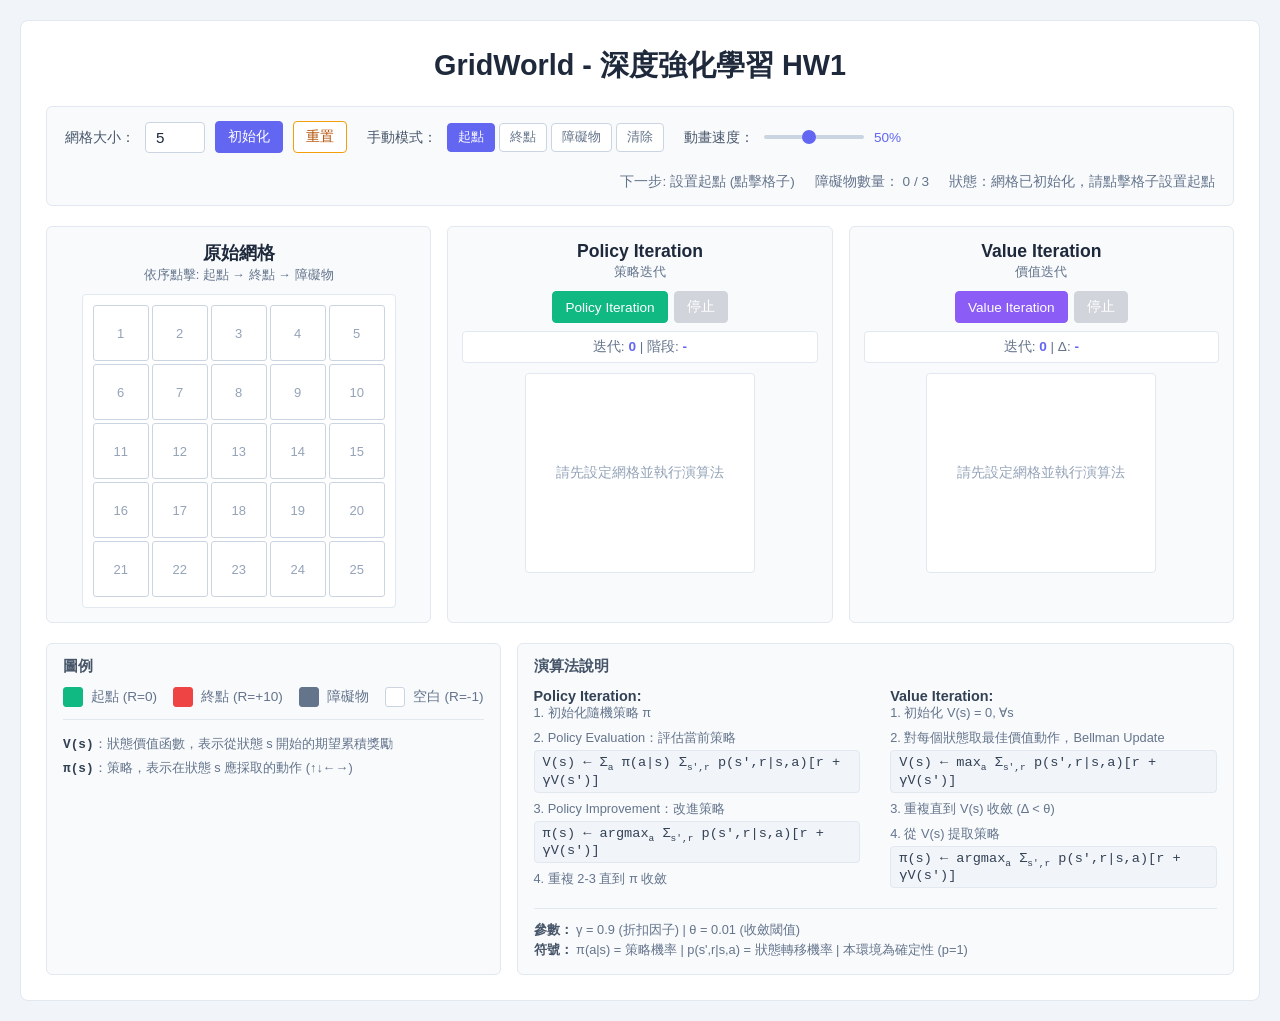
<file: index.html>
<!DOCTYPE html>
<html lang="zh-TW">

<head>
    <meta charset="UTF-8">
    <meta name="viewport" content="width=device-width, initial-scale=1.0">
    <title>GridWorld - 深度強化學習 HW1</title>
    <link rel="stylesheet" href="static/css/style.css">
</head>

<body>
    <div class="container">
        <h1>GridWorld - 深度強化學習 HW1</h1>

        <!-- 頂部控制區 -->
        <div class="top-controls">
            <div class="control-group">
                <label for="gridSize">網格大小：</label>
                <input type="number" id="gridSize" min="5" max="9" value="5">
                <button id="initBtn" class="btn btn-primary">初始化</button>
                <button id="resetBtn" class="btn btn-warning">重置</button>
            </div>
            <div class="control-group">
                <label>手動模式：</label>
                <div class="mode-buttons">
                    <button id="startModeBtn" class="btn mode-btn">起點</button>
                    <button id="endModeBtn" class="btn mode-btn">終點</button>
                    <button id="obstacleModeBtn" class="btn mode-btn">障礙物</button>
                    <button id="eraseModeBtn" class="btn mode-btn">清除</button>
                </div>
            </div>
            <div class="control-group">
                <label>動畫速度：</label>
                <input type="range" id="speedSlider" min="10" max="100" value="50">
                <span id="speedValue">50%</span>
            </div>
            <div class="status-group">
                <p id="modeInfo">模式：未選擇</p>
                <p id="obstacleCount">障礙物：0 / 0</p>
                <p id="statusInfo">請初始化網格</p>
            </div>
        </div>

        <!-- 三個 GridWorld 區域 -->
        <div class="grids-layout">
            <!-- 原始網格（設定用） -->
            <div class="grid-section">
                <div class="grid-header">
                    <h3>原始網格</h3>
                    <p class="grid-subtitle">依序點擊: 起點 → 終點 → 障礙物</p>
                </div>
                <div id="gridContainer" class="grid-container">
                    <!-- 網格將由 JavaScript 動態生成 -->
                </div>
            </div>

            <!-- Policy Iteration (HW1-2) -->
            <div class="grid-section">
                <div class="grid-header">
                    <h3>Policy Iteration</h3>
                    <p class="grid-subtitle">策略迭代</p>
                </div>
                <div class="algorithm-controls">
                    <button id="policyIterationBtn" class="btn btn-pi">Policy Iteration</button>
                    <button id="stopPiBtn" class="btn btn-danger" disabled>停止</button>
                </div>
                <div class="iteration-display">
                    <p id="piIterationInfo">迭代: <strong>0</strong> | 階段: <strong>-</strong></p>
                </div>
                <div id="piGridContainer" class="grid-container result-grid empty">
                    <div class="empty-grid-message">請先設定網格並執行演算法</div>
                </div>
            </div>

            <!-- Value Iteration (HW1-3) -->
            <div class="grid-section">
                <div class="grid-header">
                    <h3>Value Iteration</h3>
                    <p class="grid-subtitle">價值迭代</p>
                </div>
                <div class="algorithm-controls">
                    <button id="valueIterationBtn" class="btn btn-vi">Value Iteration</button>
                    <button id="stopViBtn" class="btn btn-danger" disabled>停止</button>
                </div>
                <div class="iteration-display">
                    <p id="viIterationInfo">迭代: <strong>0</strong> | Δ: <strong>-</strong></p>
                </div>
                <div id="viGridContainer" class="grid-container result-grid empty">
                    <div class="empty-grid-message">請先設定網格並執行演算法</div>
                </div>
            </div>
        </div>

        <!-- 圖例說明 -->
        <div class="bottom-info">
            <div class="legend">
                <h4>圖例</h4>
                <div class="legend-items">
                    <div class="legend-item">
                        <div class="legend-box start-cell"></div>
                        <span>起點 (R=0)</span>
                    </div>
                    <div class="legend-item">
                        <div class="legend-box end-cell"></div>
                        <span>終點 (R=+10)</span>
                    </div>
                    <div class="legend-item">
                        <div class="legend-box obstacle-cell"></div>
                        <span>障礙物</span>
                    </div>
                    <div class="legend-item">
                        <div class="legend-box normal-cell"></div>
                        <span>空白 (R=-1)</span>
                    </div>
                </div>
                <div class="legend-notation">
                    <p><strong>V(s)</strong>：狀態價值函數，表示從狀態 s 開始的期望累積獎勵</p>
                    <p><strong>π(s)</strong>：策略，表示在狀態 s 應採取的動作 (↑↓←→)</p>
                </div>
            </div>
            <div class="algorithm-info">
                <h4>演算法說明</h4>
                <div class="info-columns">
                    <div class="info-col">
                        <strong>Policy Iteration:</strong>
                        <div class="algo-step">
                            <span class="step-label">1. 初始化隨機策略 π</span>
                        </div>
                        <div class="algo-step">
                            <span class="step-label">2. Policy Evaluation：評估當前策略</span>
                            <div class="formula">V(s) ← Σ<sub>a</sub> π(a|s) Σ<sub>s',r</sub> p(s',r|s,a)[r + γV(s')]
                            </div>
                        </div>
                        <div class="algo-step">
                            <span class="step-label">3. Policy Improvement：改進策略</span>
                            <div class="formula">π(s) ← argmax<sub>a</sub> Σ<sub>s',r</sub> p(s',r|s,a)[r + γV(s')]
                            </div>
                        </div>
                        <div class="algo-step">
                            <span class="step-label">4. 重複 2-3 直到 π 收斂</span>
                        </div>
                    </div>
                    <div class="info-col">
                        <strong>Value Iteration:</strong>
                        <div class="algo-step">
                            <span class="step-label">1. 初始化 V(s) = 0, ∀s</span>
                        </div>
                        <div class="algo-step">
                            <span class="step-label">2. 對每個狀態取最佳價值動作，Bellman Update</span>
                            <div class="formula">V(s) ← max<sub>a</sub> Σ<sub>s',r</sub> p(s',r|s,a)[r + γV(s')]</div>
                        </div>
                        <div class="algo-step">
                            <span class="step-label">3. 重複直到 V(s) 收斂 (Δ < θ)</span>
                        </div>
                        <div class="algo-step">
                            <span class="step-label">4. 從 V(s) 提取策略</span>
                            <div class="formula">π(s) ← argmax<sub>a</sub> Σ<sub>s',r</sub> p(s',r|s,a)[r + γV(s')]
                            </div>
                        </div>
                    </div>
                </div>
                <div class="formula-note">
                    <p><strong>參數：</strong> γ = 0.9 (折扣因子) | θ = 0.01 (收斂閾值)</p>
                    <p><strong>符號：</strong> π(a|s) = 策略機率 | p(s',r|s,a) = 狀態轉移機率 | 本環境為確定性 (p=1)</p>
                </div>
            </div>
        </div>
    </div>

    <script src="static/js/main.js"></script>
</body>

</html>
</file>
<file: static/css/style.css>
* {
    margin: 0;
    padding: 0;
    box-sizing: border-box;
}

body {
    font-family: -apple-system, BlinkMacSystemFont, 'Inter', 'Segoe UI', sans-serif;
    background: #f1f5f9;
    min-height: 100vh;
    padding: 20px;
    color: #334155;
}

.container {
    max-width: 1600px;
    margin: 0 auto;
    background: white;
    padding: 25px;
    border-radius: 8px;
    border: 1px solid #e2e8f0;
}

h1 {
    text-align: center;
    color: #1e293b;
    margin-bottom: 20px;
    font-size: 1.8em;
    font-weight: 600;
}

h3 {
    color: #334155;
    margin-bottom: 8px;
    font-size: 1.1em;
    font-weight: 600;
}

h4 {
    color: #475569;
    margin-bottom: 10px;
    font-size: 0.95em;
    font-weight: 600;
}

/* ========== 頂部控制區 ========== */
.top-controls {
    display: flex;
    flex-wrap: wrap;
    gap: 20px;
    padding: 14px 18px;
    background: #f8fafc;
    border-radius: 6px;
    margin-bottom: 20px;
    align-items: center;
    border: 1px solid #e2e8f0;
}

.control-group {
    display: flex;
    align-items: center;
    gap: 10px;
}

.control-group label {
    font-weight: 500;
    color: #475569;
    font-size: 0.9em;
    white-space: nowrap;
}

.control-group input[type="number"] {
    width: 60px;
    padding: 6px 10px;
    background: white;
    border: 1px solid #cbd5e1;
    border-radius: 4px;
    font-size: 0.95em;
    color: #1e293b;
}

.control-group input[type="number"]:focus {
    outline: none;
    border-color: #6366f1;
}

.control-group input[type="range"] {
    width: 100px;
    height: 4px;
    -webkit-appearance: none;
    appearance: none;
    background: #cbd5e1;
    border-radius: 2px;
    outline: none;
}

.control-group input[type="range"]::-webkit-slider-thumb {
    -webkit-appearance: none;
    appearance: none;
    width: 14px;
    height: 14px;
    background: #6366f1;
    border-radius: 50%;
    cursor: pointer;
}

.control-group span {
    font-weight: 500;
    color: #6366f1;
    min-width: 36px;
    font-size: 0.85em;
}

.status-group {
    margin-left: auto;
    display: flex;
    gap: 20px;
    align-items: center;
}

.status-group p {
    margin: 0;
    color: #64748b;
    font-size: 0.85em;
}

/* ========== 模式按鈕 ========== */
.mode-buttons {
    display: flex;
    gap: 4px;
}

/* ========== 按鈕樣式 ========== */
.btn {
    padding: 6px 12px;
    border: 1px solid #cbd5e1;
    border-radius: 4px;
    font-size: 0.85em;
    cursor: pointer;
    transition: background 0.15s, border-color 0.15s;
    font-weight: 500;
    background: white;
    color: #475569;
    text-align: center;
    white-space: nowrap;
}

.btn:hover {
    background: #f1f5f9;
    border-color: #94a3b8;
}

.btn-primary {
    background: #6366f1;
    border-color: #6366f1;
    color: white;
}

.btn-primary:hover {
    background: #4f46e5;
    border-color: #4f46e5;
    color: white;
}

.btn-warning {
    background: white;
    border-color: #f59e0b;
    color: #b45309;
}

.btn-warning:hover {
    background: #fffbeb;
}

/* Policy Iteration 按鈕 */
.btn-pi {
    background: #10b981;
    border-color: #10b981;
    color: white;
}

.btn-pi:hover {
    background: #059669;
    border-color: #059669;
    color: white;
}

/* Value Iteration 按鈕 */
.btn-vi {
    background: #8b5cf6;
    border-color: #8b5cf6;
    color: white;
}

.btn-vi:hover {
    background: #7c3aed;
    border-color: #7c3aed;
    color: white;
}

/* 停止按鈕 */
.btn-danger {
    background: #ef4444;
    border-color: #ef4444;
    color: white;
}

.btn-danger:hover {
    background: #dc2626;
    border-color: #dc2626;
    color: white;
}

.btn-danger:disabled {
    background: #d1d5db;
    border-color: #d1d5db;
    cursor: not-allowed;
}

/* 模式按鈕 */
.mode-btn {
    background: white;
    border-color: #cbd5e1;
    color: #64748b;
    padding: 5px 10px;
    font-size: 0.8em;
}

.mode-btn:hover {
    background: #f1f5f9;
}

.mode-btn.active {
    background: #6366f1;
    border-color: #6366f1;
    color: white;
}

/* ========== 三個 Grid 布局 ========== */
.grids-layout {
    display: grid;
    grid-template-columns: repeat(3, 1fr);
    gap: 16px;
    margin-bottom: 20px;
}

.grid-section {
    background: #f8fafc;
    border-radius: 6px;
    padding: 14px;
    display: flex;
    flex-direction: column;
    align-items: center;
    border: 1px solid #e2e8f0;
}

.grid-header {
    text-align: center;
    margin-bottom: 10px;
    width: 100%;
}

.grid-header h3 {
    color: #1e293b;
    margin-bottom: 2px;
}

.grid-subtitle {
    color: #64748b;
    font-size: 0.8em;
    margin: 0;
}

/* ========== 演算法控制區 ========== */
.algorithm-controls {
    display: flex;
    gap: 6px;
    margin-bottom: 8px;
}

/* ========== 迭代資訊顯示 ========== */
.iteration-display {
    width: 100%;
    padding: 6px 10px;
    background: white;
    border-radius: 4px;
    margin-bottom: 10px;
    text-align: center;
    border: 1px solid #e2e8f0;
}

.iteration-display p {
    margin: 0;
    color: #64748b;
    font-size: 0.85em;
}

.iteration-display strong {
    color: #6366f1;
}

.converged-badge {
    display: inline-block;
    background: #10b981;
    color: white;
    padding: 2px 8px;
    border-radius: 10px;
    font-size: 0.75em;
    font-weight: 600;
    margin-left: 8px;
}

/* ========== 網格容器 ========== */
.grid-container {
    display: grid;
    gap: 3px;
    padding: 10px;
    background: white;
    border-radius: 4px;
    justify-content: center;
    width: fit-content;
    border: 1px solid #e2e8f0;
    min-height: 200px;
}

.result-grid {
    min-width: 200px;
}

.result-grid.empty {
    display: flex;
    justify-content: center;
    align-items: center;
}

.empty-grid-message {
    color: #94a3b8;
    font-size: 0.85em;
    text-align: center;
    padding: 40px 20px;
}

/* ========== 單元格樣式 ========== */
.cell {
    width: 56px;
    height: 56px;
    background: white;
    border: 1px solid #cbd5e1;
    border-radius: 3px;
    cursor: pointer;
    transition: background 0.15s;
    position: relative;
    display: flex;
    align-items: center;
    justify-content: center;
}

.cell:hover {
    background: #f1f5f9;
}

/* 單元格狀態顏色 */
.cell.start {
    background: #10b981;
    border-color: #10b981;
}

.cell.end {
    background: #ef4444;
    border-color: #ef4444;
}

.cell.obstacle {
    background: #64748b;
    border-color: #64748b;
}

.normal-cell {
    background: white;
    border: 1px solid #cbd5e1;
}

.start-cell {
    background: #10b981;
    border: 1px solid #10b981;
}

.end-cell {
    background: #ef4444;
    border: 1px solid #ef4444;
}

.obstacle-cell {
    background: #64748b;
    border: 1px solid #64748b;
}

/* ========== 格子編號 ========== */
.cell-number {
    position: absolute;
    top: 50%;
    left: 50%;
    transform: translate(-50%, -50%);
    font-size: 13px;
    font-weight: 500;
    color: #94a3b8;
    pointer-events: none;
}

.cell.start .cell-number,
.cell.end .cell-number,
.cell.obstacle .cell-number {
    color: rgba(255, 255, 255, 0.8);
}

/* ========== 箭頭顯示 ========== */
.arrow {
    position: absolute;
    top: 4px;
    left: 50%;
    transform: translateX(-50%);
    font-size: 18px;
    font-weight: bold;
    color: #334155;
    display: none;
}

.cell.start .arrow,
.cell.end .arrow {
    color: white;
}

.cell.obstacle .arrow {
    display: none !important;
}

/* ========== 價值顯示 ========== */
.value {
    position: absolute;
    bottom: 2px;
    left: 50%;
    transform: translateX(-50%);
    font-size: 9px;
    font-weight: 600;
    color: #334155;
    background: rgba(255, 255, 255, 0.9);
    padding: 1px 4px;
    border-radius: 2px;
    display: none;
    white-space: nowrap;
}

.cell.start .value,
.cell.end .value {
    color: white;
    background: rgba(0, 0, 0, 0.5);
}

.cell.obstacle .value {
    display: none !important;
}

/* ========== Agent 當前位置 ========== */
.cell.agent-current {
    background: #fbbf24 !important;
    border-color: #f59e0b !important;
}

/* 已訪問路徑 */
.cell.path-visited {
    background: #fef3c7 !important;
    border-color: #fcd34d !important;
}

/* 保持起點終點樣式 */
.cell.start.path-visited {
    background: #10b981 !important;
    border-color: #10b981 !important;
}

.cell.end.path-visited {
    background: #ef4444 !important;
    border-color: #ef4444 !important;
}

/* ========== 底部資訊區 ========== */
.bottom-info {
    display: flex;
    gap: 16px;
    flex-wrap: wrap;
}

.legend {
    padding: 12px 16px;
    background: #f8fafc;
    border-radius: 6px;
    border: 1px solid #e2e8f0;
    flex: 0 0 auto;
}

.legend-items {
    display: flex;
    gap: 16px;
    flex-wrap: wrap;
}

.legend-item {
    display: flex;
    align-items: center;
    gap: 8px;
}

.legend-item span {
    color: #64748b;
    font-size: 0.85em;
}

.legend-box {
    width: 20px;
    height: 20px;
    border-radius: 3px;
}

.legend-notation {
    margin-top: 12px;
    padding-top: 10px;
    border-top: 1px solid #e2e8f0;
}

.legend-notation p {
    color: #64748b;
    font-size: 0.8em;
    margin: 4px 0;
    line-height: 1.5;
}

.legend-notation strong {
    color: #334155;
    font-family: 'Courier New', monospace;
}

.algorithm-info {
    flex: 1;
    padding: 12px 16px;
    background: #f8fafc;
    border-radius: 6px;
    border: 1px solid #e2e8f0;
}

.info-columns {
    display: flex;
    gap: 30px;
}

.info-col {
    flex: 1;
}

.info-col strong {
    color: #334155;
    font-size: 0.9em;
}

.info-col ol {
    margin-left: 18px;
    padding-left: 0;
    margin-top: 6px;
}

.info-col li {
    color: #64748b;
    font-size: 0.8em;
    line-height: 1.6;
    margin-bottom: 4px;
}

.algo-step {
    margin-bottom: 8px;
}

.step-label {
    color: #64748b;
    font-size: 0.8em;
    display: block;
}

.formula {
    display: inline-block;
    background: #f1f5f9;
    padding: 4px 8px;
    border-radius: 4px;
    font-family: 'Courier New', monospace;
    font-size: 0.85em;
    color: #334155;
    margin-top: 3px;
    border: 1px solid #e2e8f0;
}

.formula sub,
.formula sup {
    font-size: 0.7em;
}

.formula-note {
    margin-top: 12px;
    padding-top: 10px;
    border-top: 1px solid #e2e8f0;
}

.formula-note p {
    color: #64748b;
    font-size: 0.8em;
    margin: 3px 0;
}

.formula-note strong {
    color: #475569;
}

/* ========== 響應式設計 ========== */
@media (max-width: 1200px) {
    .grids-layout {
        grid-template-columns: 1fr 1fr;
    }

    .grid-section:first-child {
        grid-column: span 2;
    }
}

@media (max-width: 768px) {
    .container {
        padding: 15px;
    }

    .top-controls {
        flex-direction: column;
        align-items: flex-start;
    }

    .status-group {
        margin-left: 0;
        flex-direction: column;
        align-items: flex-start;
        gap: 4px;
    }

    .grids-layout {
        grid-template-columns: 1fr;
    }

    .grid-section:first-child {
        grid-column: span 1;
    }

    h1 {
        font-size: 1.4em;
    }

    .cell {
        width: 48px;
        height: 48px;
    }

    .arrow {
        font-size: 16px;
    }

    .value {
        font-size: 8px;
    }

    .info-columns {
        flex-direction: column;
        gap: 15px;
    }
}

@media (max-width: 500px) {
    .cell {
        width: 40px;
        height: 40px;
    }

    .arrow {
        font-size: 14px;
        top: 2px;
    }

    .value {
        font-size: 7px;
        padding: 1px 3px;
    }

    .cell-number {
        font-size: 11px;
    }

    .mode-buttons {
        flex-wrap: wrap;
    }

    .legend-items {
        flex-direction: column;
        gap: 8px;
    }
}
</file>
